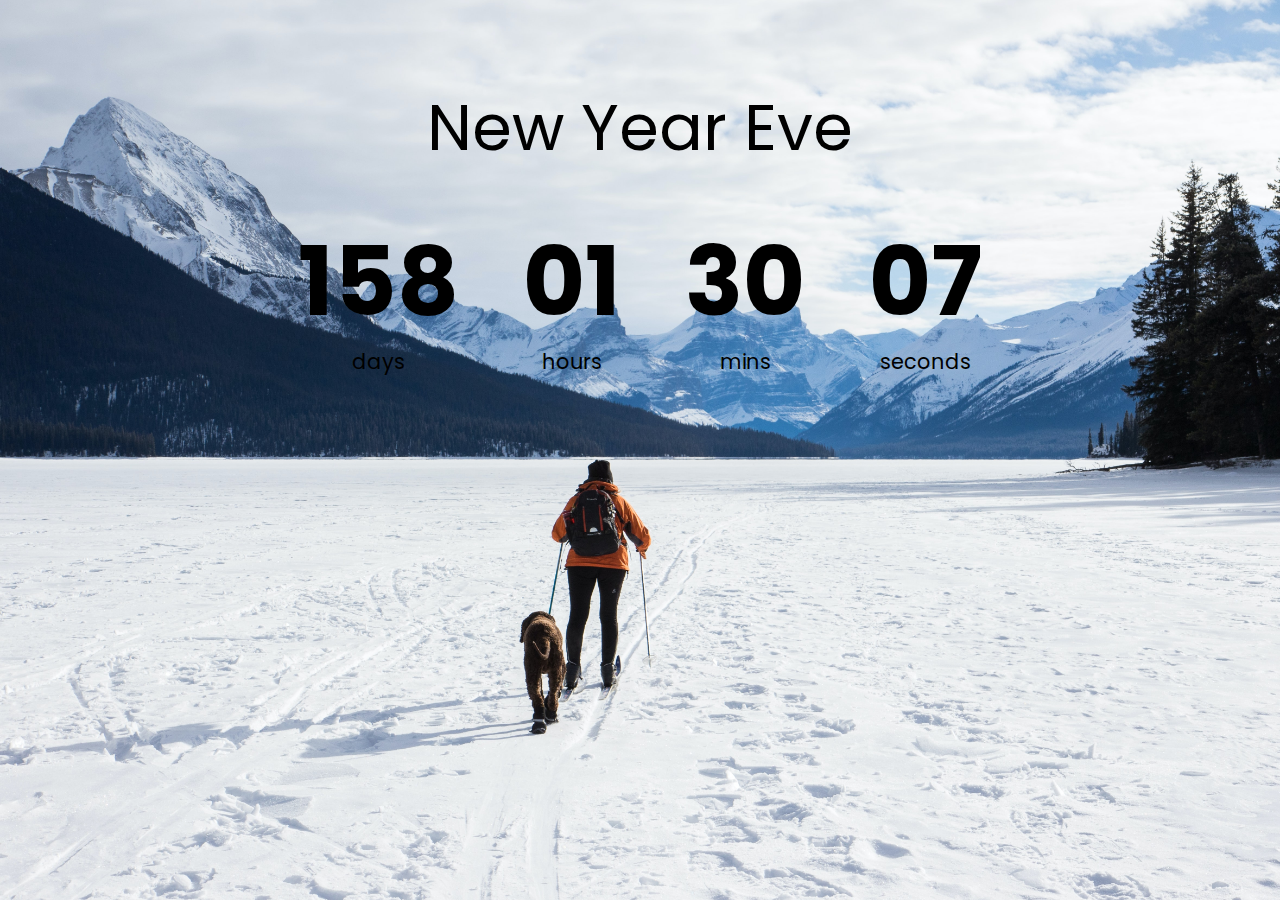
<file: countdown-timer/index.html>
<!DOCTYPE html>
<html lang="en">
<head>
    <meta charset="UTF-8">
    <meta name="viewport" content="width=device-width, initial-scale=1.0">
    <title>Countdown Timer</title>
    <link rel="stylesheet" href="style.css">
    <script src="script.js" defer></script>
</head>
<body>
    <h1>New Year Eve</h1>

    <div class="countdown-container">
        <div class="countdown-el days-c">
            <p class="big-text" id="days">0</p>
            <span>days</span>
        </div>
        <div class="countdown-el hours-c">
            <p class="big-text" id="hours">0</p>
            <span>hours</span>
        </div>
        <div class="countdown-el mins-c">
            <p class="big-text" id="mins">0</p>
            <span>mins</span>
        </div>
        <div class="countdown-el seconds-c">
            <p class="big-text" id="seconds">0</p>
            <span>seconds</span>
        </div>
    </div>
</body>
</html>
</file>
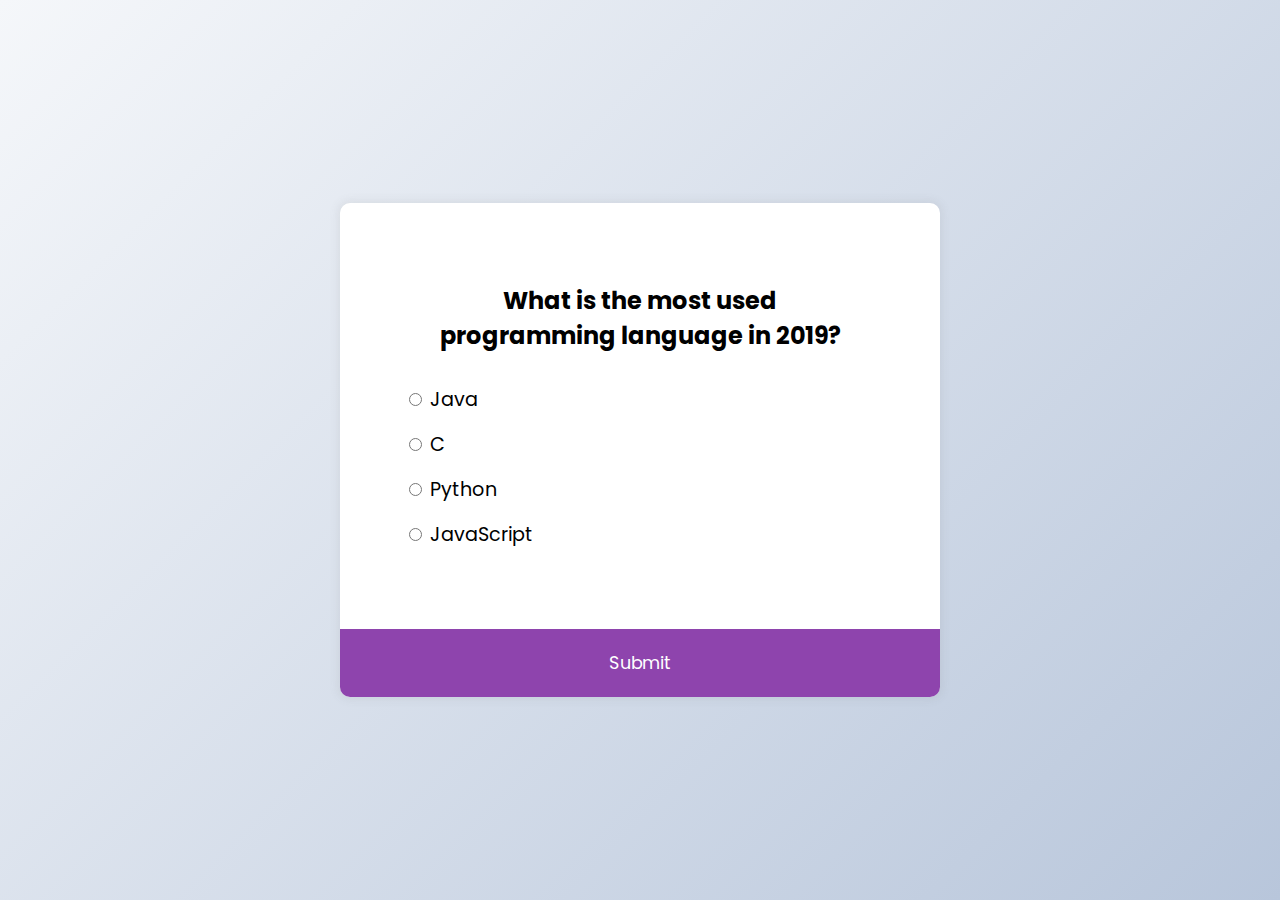
<file: quiz-app/index.html>
<!DOCTYPE html>
<html lang="en">
	<head>
		<meta charset="UTF-8" />
		<meta name="viewport" content="width=device-width, initial-scale=1.0" />
		<title>Quiz App</title>
		<link rel="stylesheet" href="style.css" />
		<script src="script.js" defer></script>
	</head>
	<body>
		<div class="quiz-container" id="quiz">
			<div class="quiz-header">
				<h2 id="question">Question text</h2>
				<ul>
					<li>
						<input type="radio" id="a" name="answer" class="answer" />
						<label id="a_text" for="a">Question</label>
					</li>
					<li>
						<input type="radio" id="b" name="answer" class="answer" />
						<label id="b_text" for="b">Question</label>
					</li>
					<li>
						<input type="radio" id="c" name="answer" class="answer" />
						<label id="c_text" for="c">Question</label>
					</li>
					<li>
						<input type="radio" id="d" name="answer" class="answer" />
						<label id="d_text" for="d">Question</label>
					</li>
				</ul>
			</div>
			<button id="submit">Submit</button>
		</div>
	</body>
</html>
</file>
<file: countdown-timer/style.css>
@import url("https://fonts.googleapis.com/css2?family=Poppins:wght@200;400;600&display=swap");

* {
	box-sizing: border-box;
}

body {
	background-image: url("./assets/images/background.jpg");
	background-size: cover;
	background-position: center center;
	display: flex;
	flex-direction: column;
	align-items: center;
	/* justify-content: center; */
	min-height: 100vh;
	font-family: "Poppins", "sans-serif";
	margin: 0;
}

h1 {
	font-weight: normal;
	font-size: 4rem;
	margin-top: 5rem;
}

.countdown-container {
	display: flex;
	flex-wrap: wrap;
	align-items: center;
	justify-content: center;
}

.big-text {
	font-weight: bold;
	font-size: 6rem;
	line-height: 1;
	margin: 1rem 2rem;
}

.countdown-el {
	text-align: center;
}

.countdown-el span {
	font-size: 1.3rem;
}
</file>
<file: quiz-app/style.css>
@import url("https://fonts.googleapis.com/css2?family=Poppins:wght@200;400;600&display=swap");

* {
	box-sizing: border-box;
}

body {
	background-color: #b8c6db;
	background-image: linear-gradient(315deg, #b8c6db 0%, #f5f7fa 100%);
	display: flex;
	align-items: center;
	justify-content: center;
	font-family: "Poppins", sans-serif;
	margin: 0;
	min-height: 100vh;
}

.quiz-container {
	background-color: #fff;
	border-radius: 10px;
	box-shadow: 0 0 10px 2px rgba(100, 100, 100, 0.1);
	overflow: hidden;
	width: 600px;
	max-width: 100%;
}

.quiz-header {
	padding: 4rem;
}

h2 {
	padding: 1rem;
	text-align: center;
	margin: 0;
}

ul {
	list-style-type: none;
	padding: 0;
}

ul li {
	font-size: 1.2rem;
	margin: 1rem 0;
}

ul li label {
	cursor: pointer;
}

button {
	background-color: #8e44ad;
	border: none;
	color: white;
	cursor: pointer;
	display: block;
	font-family: inherit;
	font-size: 1.1rem;
	width: 100%;
	padding: 1.3rem;
}

button:hover {
	background-color: #732d91;
}

button:focus {
	background-color: #5e3370;
	outline: none;
}
</file>
